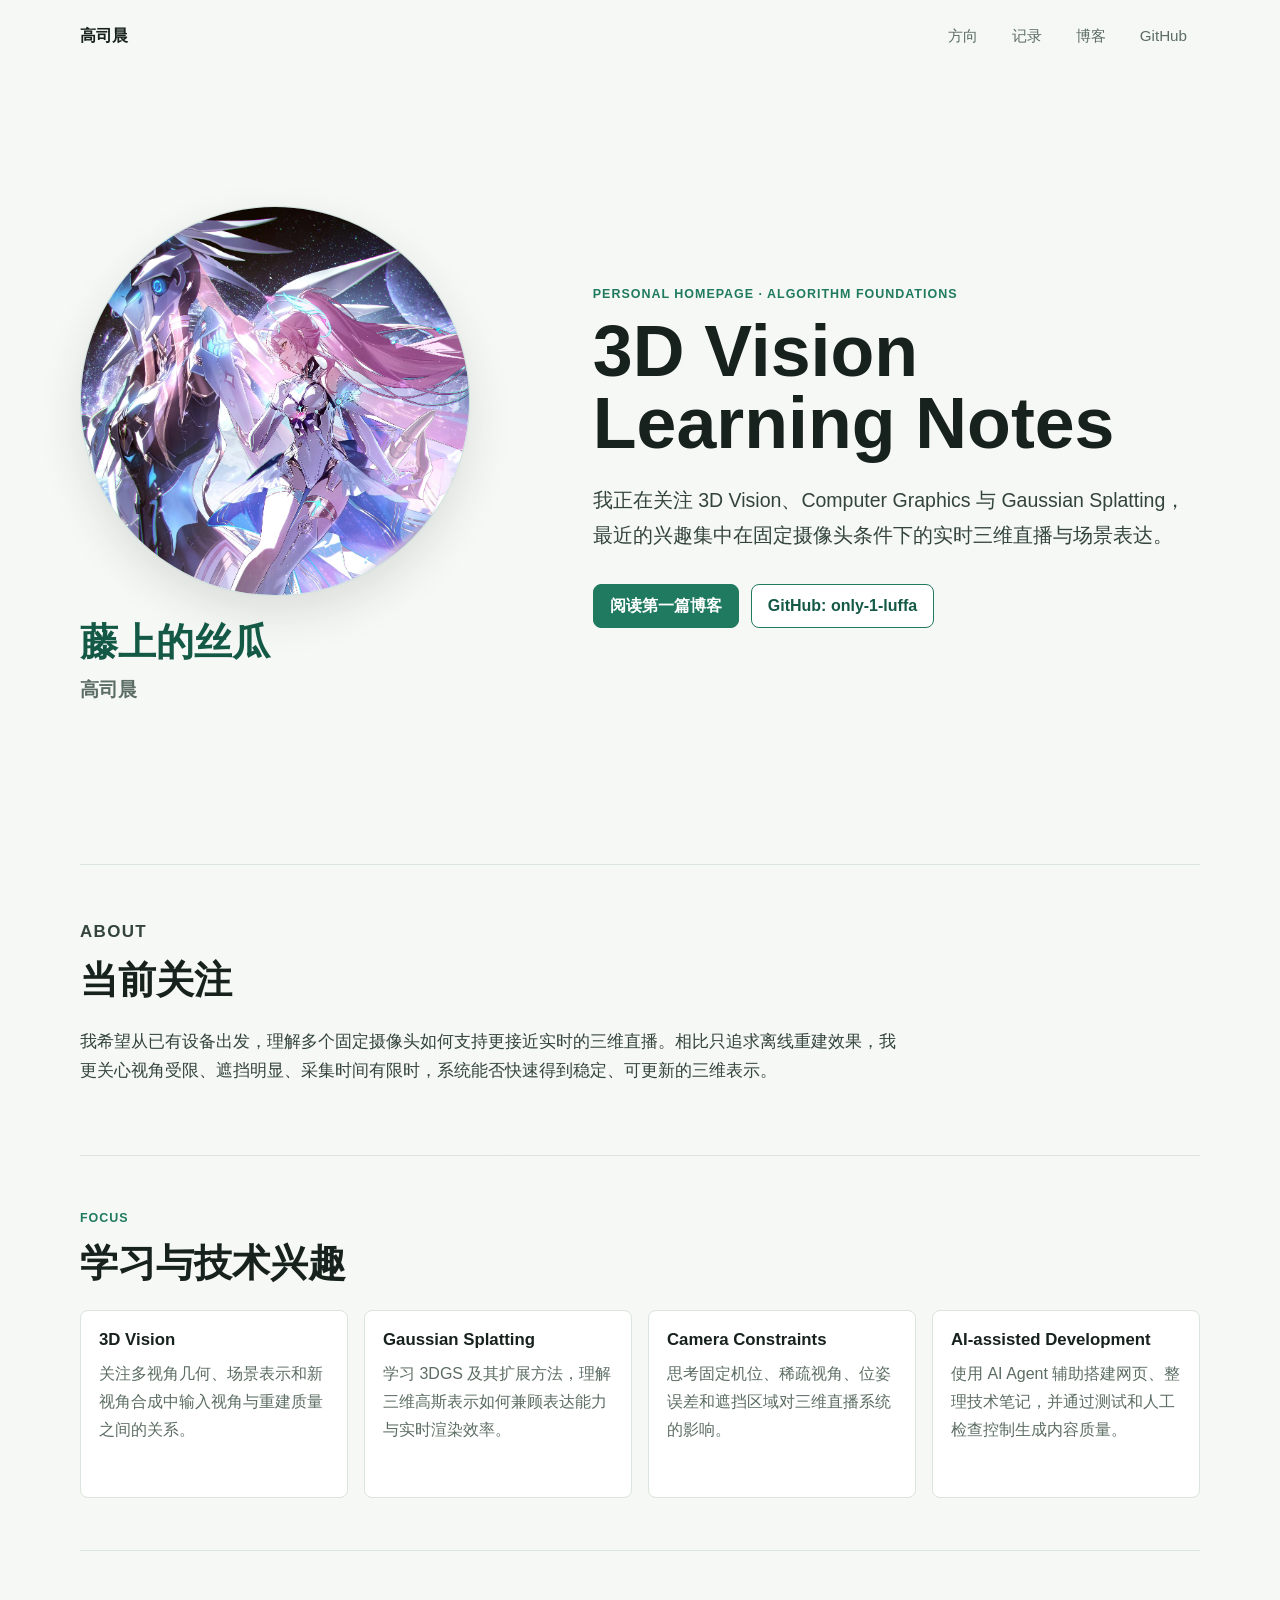
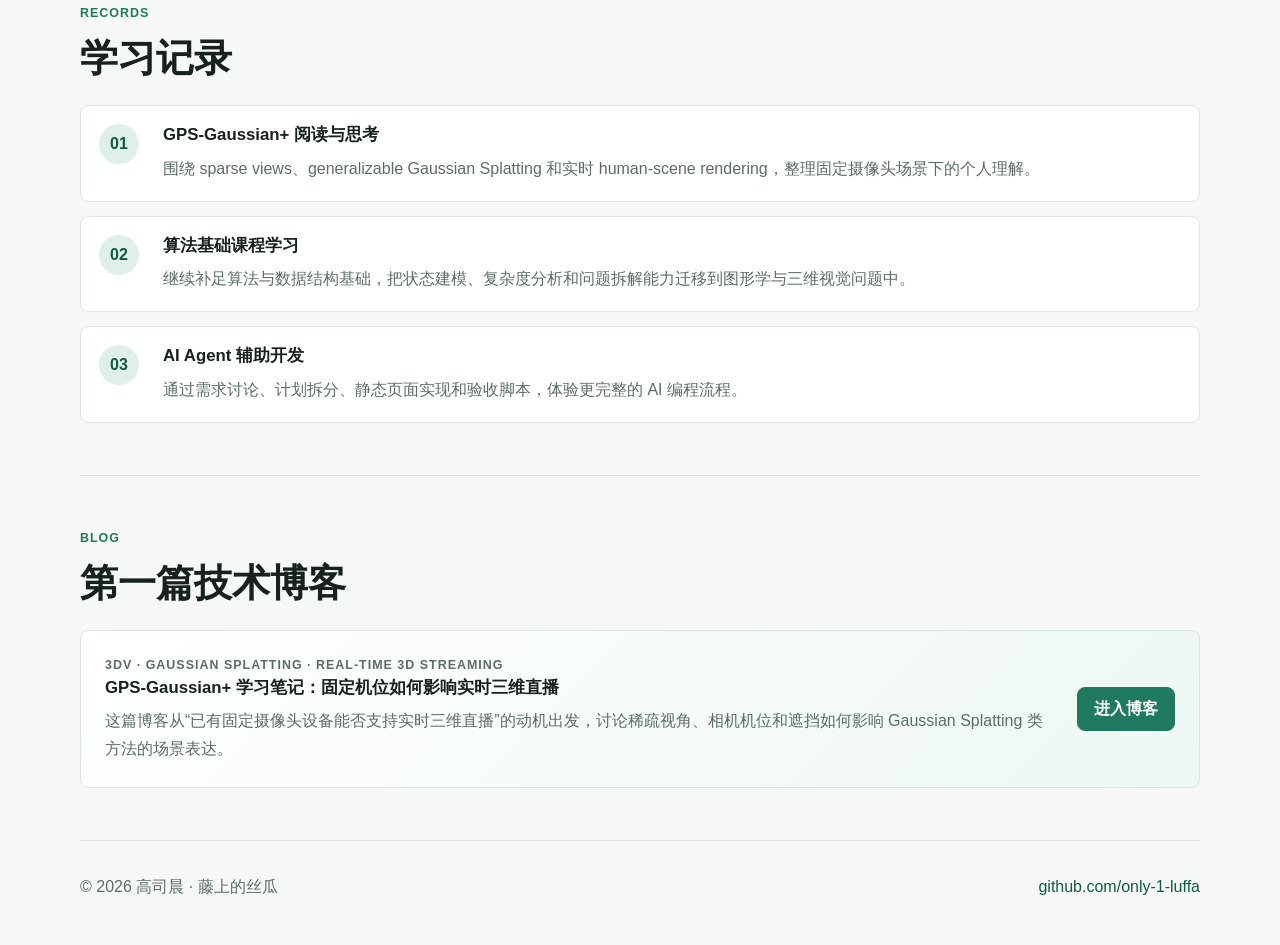
<file: site/index.html>
<!doctype html>
<html lang="zh-CN">
  <head>
    <meta charset="utf-8">
    <meta name="viewport" content="width=device-width, initial-scale=1">
    <title>高司晨 | 藤上的丝瓜</title>
    <meta name="description" content="高司晨的个人主页，记录 3D Vision、Gaussian Splatting、算法学习和 AI Agent 辅助开发。">
    <link rel="stylesheet" href="styles/main.css">
  </head>
  <body>
    <header class="site-header">
      <a class="brand" href="index.html">高司晨</a>
      <nav class="nav-links" aria-label="主导航">
        <a href="#focus">方向</a>
        <a href="#notes">记录</a>
        <a href="blog/gps-gaussian-plus-camera-views.html">博客</a>
        <a href="https://github.com/only-1-luffa" target="_blank" rel="noreferrer">GitHub</a>
      </nav>
    </header>

    <main>
      <section class="hero">
        <div class="profile-card">
          <img class="profile-avatar" src="assets/images/avatar.png" alt="藤上的丝瓜的主页头像">
          <p class="profile-nickname">藤上的丝瓜</p>
          <p class="profile-name">高司晨</p>
        </div>
        <div class="hero-copy">
          <p class="eyebrow">Personal Homepage · Algorithm Foundations</p>
          <h1>3D Vision<br>Learning Notes</h1>
          <p class="lead">
            我正在关注 3D Vision、Computer Graphics 与 Gaussian Splatting，最近的兴趣集中在固定摄像头条件下的实时三维直播与场景表达。
          </p>
          <div class="hero-actions" aria-label="主要链接">
            <a class="button primary" href="blog/gps-gaussian-plus-camera-views.html">阅读第一篇博客</a>
            <a class="button secondary" href="https://github.com/only-1-luffa" target="_blank" rel="noreferrer">GitHub: only-1-luffa</a>
          </div>
        </div>
      </section>

      <section class="section about" aria-labelledby="about-title">
        <div class="section-heading">
          <p class="eyebrow">About</p>
          <h2 id="about-title">当前关注</h2>
        </div>
        <p>
          我希望从已有设备出发，理解多个固定摄像头如何支持更接近实时的三维直播。相比只追求离线重建效果，我更关心视角受限、遮挡明显、采集时间有限时，系统能否快速得到稳定、可更新的三维表示。
        </p>
      </section>

      <section class="section" id="focus" aria-labelledby="focus-title">
        <div class="section-heading">
          <p class="eyebrow">Focus</p>
          <h2 id="focus-title">学习与技术兴趣</h2>
        </div>
        <div class="grid cards">
          <article class="card">
            <h3>3D Vision</h3>
            <p>关注多视角几何、场景表示和新视角合成中输入视角与重建质量之间的关系。</p>
          </article>
          <article class="card">
            <h3>Gaussian Splatting</h3>
            <p>学习 3DGS 及其扩展方法，理解三维高斯表示如何兼顾表达能力与实时渲染效率。</p>
          </article>
          <article class="card">
            <h3>Camera Constraints</h3>
            <p>思考固定机位、稀疏视角、位姿误差和遮挡区域对三维直播系统的影响。</p>
          </article>
          <article class="card">
            <h3>AI-assisted Development</h3>
            <p>使用 AI Agent 辅助搭建网页、整理技术笔记，并通过测试和人工检查控制生成内容质量。</p>
          </article>
        </div>
      </section>

      <section class="section" id="notes" aria-labelledby="notes-title">
        <div class="section-heading">
          <p class="eyebrow">Records</p>
          <h2 id="notes-title">学习记录</h2>
        </div>
        <div class="timeline">
          <article class="timeline-item">
            <span>01</span>
            <div>
              <h3>GPS-Gaussian+ 阅读与思考</h3>
              <p>围绕 sparse views、generalizable Gaussian Splatting 和实时 human-scene rendering，整理固定摄像头场景下的个人理解。</p>
            </div>
          </article>
          <article class="timeline-item">
            <span>02</span>
            <div>
              <h3>算法基础课程学习</h3>
              <p>继续补足算法与数据结构基础，把状态建模、复杂度分析和问题拆解能力迁移到图形学与三维视觉问题中。</p>
            </div>
          </article>
          <article class="timeline-item">
            <span>03</span>
            <div>
              <h3>AI Agent 辅助开发</h3>
              <p>通过需求讨论、计划拆分、静态页面实现和验收脚本，体验更完整的 AI 编程流程。</p>
            </div>
          </article>
        </div>
      </section>

      <section class="section blog-entry" aria-labelledby="blog-title">
        <div class="section-heading">
          <p class="eyebrow">Blog</p>
          <h2 id="blog-title">第一篇技术博客</h2>
        </div>
        <article class="featured-post">
          <div>
            <p class="post-tag">3DV · Gaussian Splatting · Real-time 3D Streaming</p>
            <h3>GPS-Gaussian+ 学习笔记：固定机位如何影响实时三维直播</h3>
            <p>
              这篇博客从“已有固定摄像头设备能否支持实时三维直播”的动机出发，讨论稀疏视角、相机机位和遮挡如何影响 Gaussian Splatting 类方法的场景表达。
            </p>
          </div>
          <a class="button primary" href="blog/gps-gaussian-plus-camera-views.html">进入博客</a>
        </article>
      </section>
    </main>

    <footer class="site-footer">
      <p>© 2026 高司晨 · 藤上的丝瓜</p>
      <a href="https://github.com/only-1-luffa" target="_blank" rel="noreferrer">github.com/only-1-luffa</a>
    </footer>
  </body>
</html>
</file>
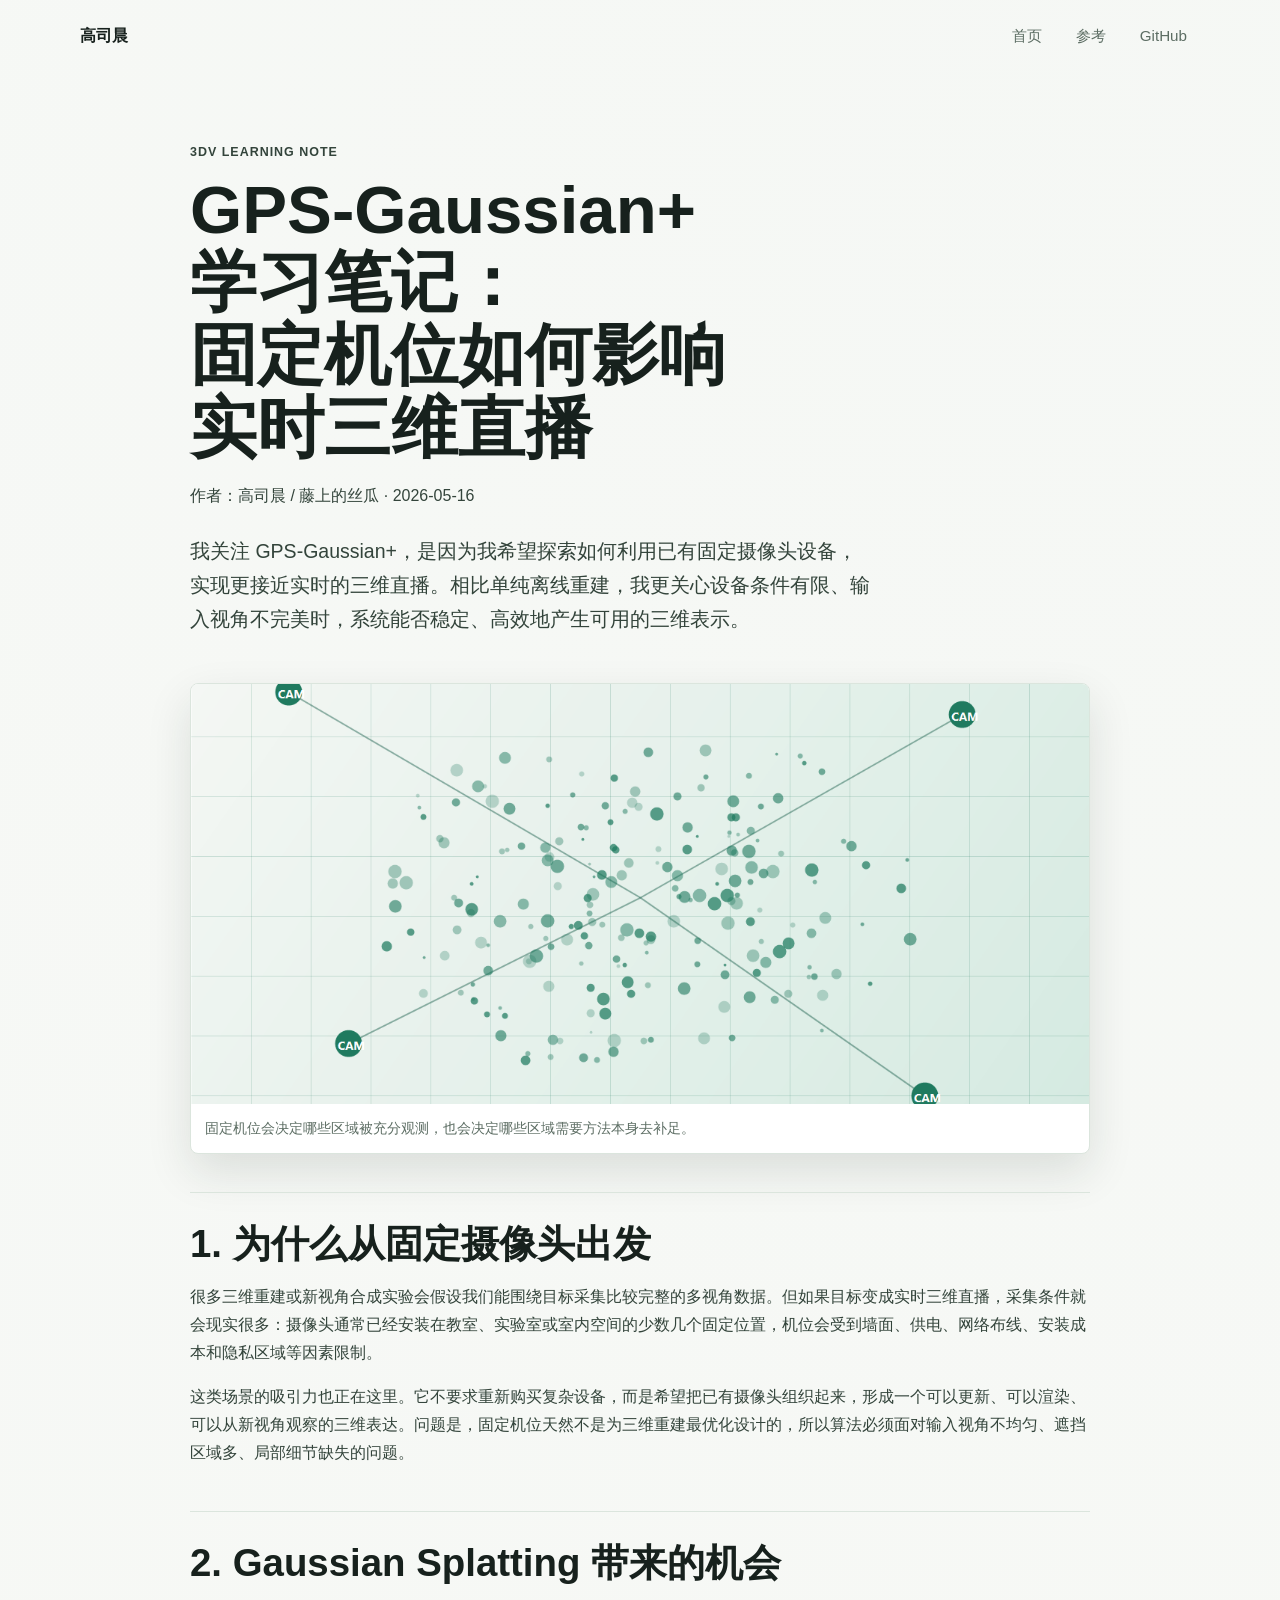
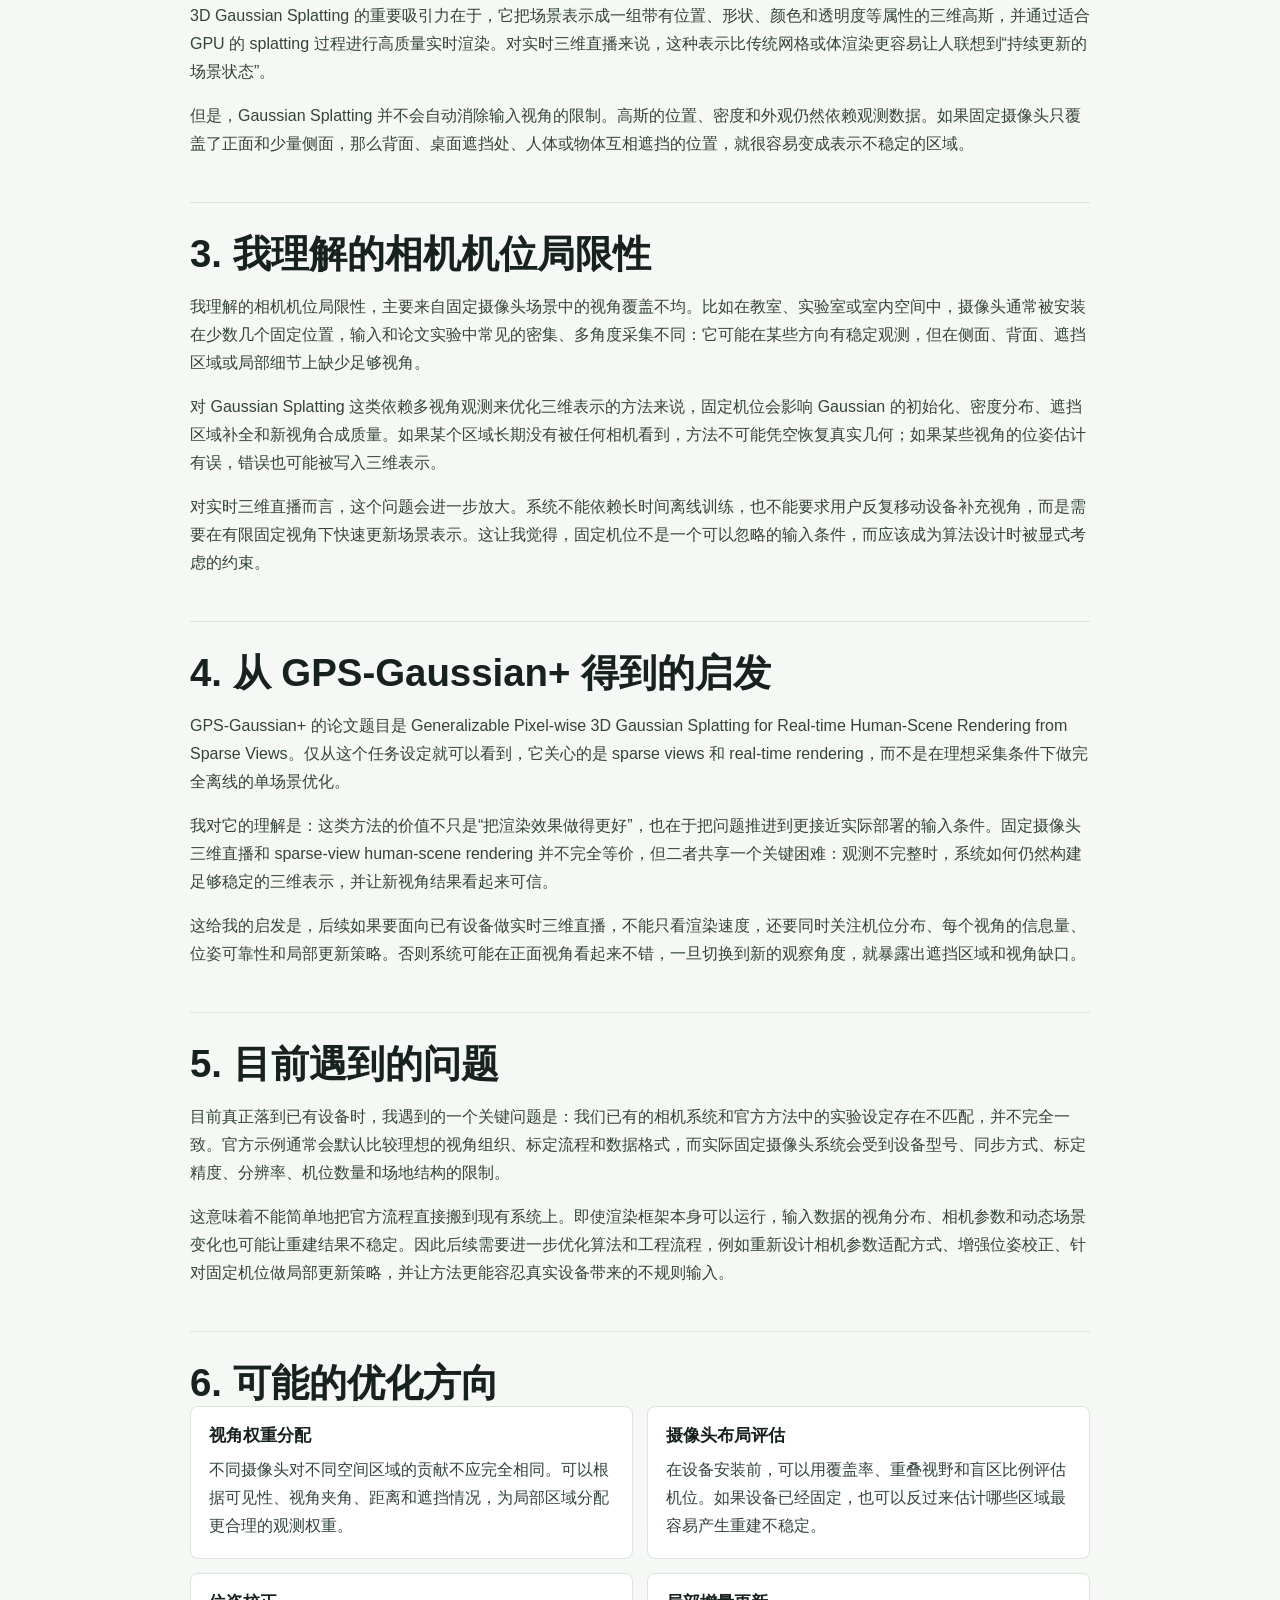
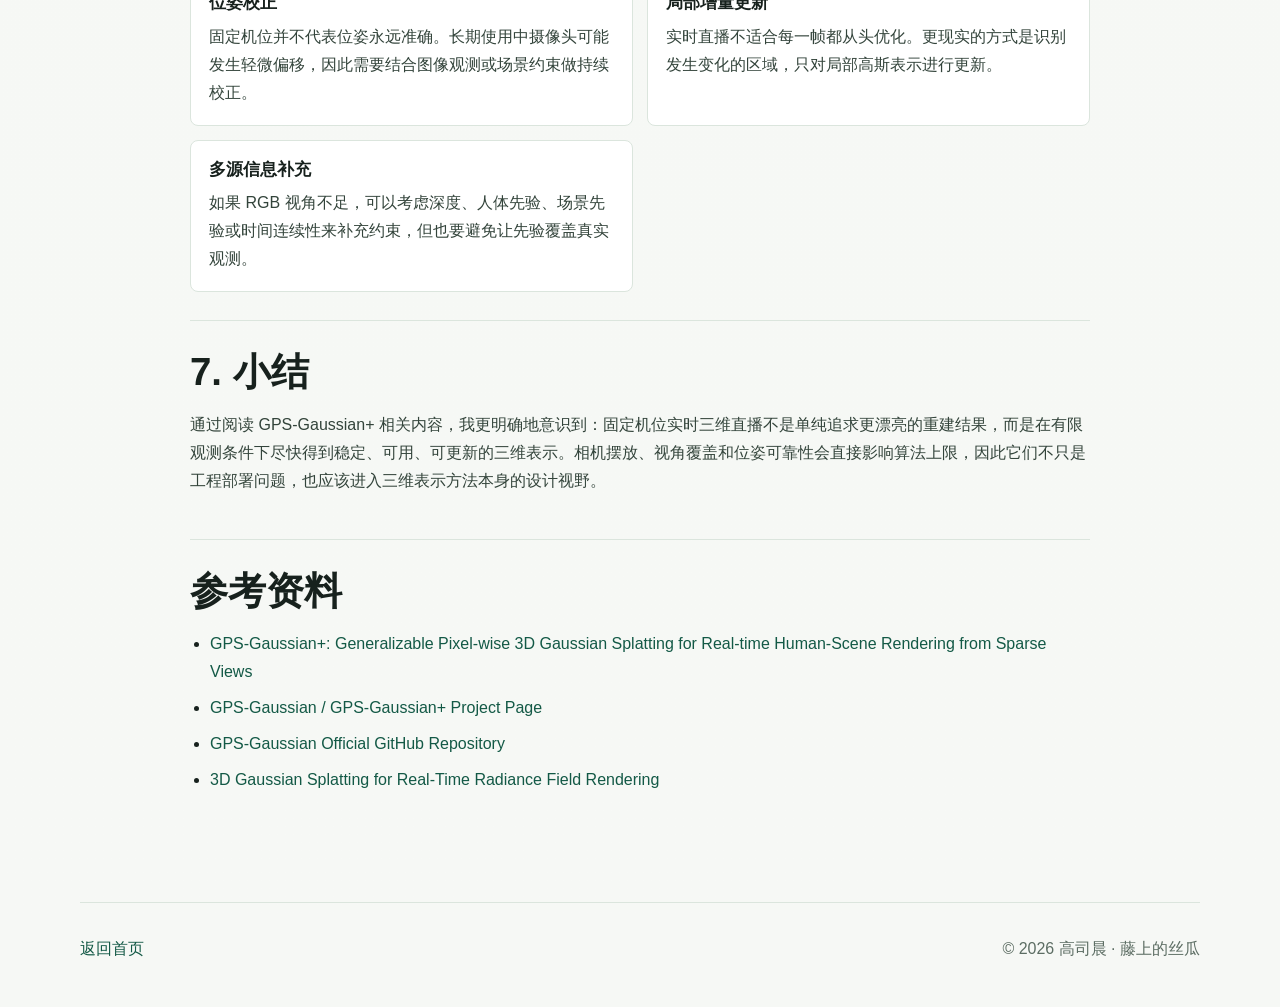
<file: site/blog/gps-gaussian-plus-camera-views.html>
<!doctype html>
<html lang="zh-CN">
  <head>
    <meta charset="utf-8">
    <meta name="viewport" content="width=device-width, initial-scale=1">
    <title>GPS-Gaussian+ 学习笔记：固定机位如何影响实时三维直播</title>
    <meta name="description" content="从 GPS-Gaussian+ 和 Gaussian Splatting 出发，记录固定摄像头视角约束对实时三维直播的影响。">
    <link rel="stylesheet" href="../styles/main.css">
  </head>
  <body>
    <header class="site-header">
      <a class="brand" href="../index.html">高司晨</a>
      <nav class="nav-links" aria-label="博客导航">
        <a href="../index.html">首页</a>
        <a href="#references">参考</a>
        <a href="https://github.com/only-1-luffa" target="_blank" rel="noreferrer">GitHub</a>
      </nav>
    </header>

    <main class="article-shell">
      <article class="article">
        <header class="article-header">
          <p class="eyebrow">3DV Learning Note</p>
          <h1>GPS-Gaussian+<br>学习笔记：<br>固定机位如何影响<br>实时三维直播</h1>
          <p class="article-meta">作者：高司晨 / 藤上的丝瓜 · 2026-05-16</p>
          <p class="lead">
            我关注 GPS-Gaussian+，是因为我希望探索如何利用已有固定摄像头设备，实现更接近实时的三维直播。相比单纯离线重建，我更关心设备条件有限、输入视角不完美时，系统能否稳定、高效地产生可用的三维表示。
          </p>
        </header>

        <figure class="article-figure">
          <img src="../assets/images/gaussian-field.png" alt="固定摄像头与三维高斯点云的抽象示意图">
          <figcaption>固定机位会决定哪些区域被充分观测，也会决定哪些区域需要方法本身去补足。</figcaption>
        </figure>

        <section>
          <h2>1. 为什么从固定摄像头出发</h2>
          <p>
            很多三维重建或新视角合成实验会假设我们能围绕目标采集比较完整的多视角数据。但如果目标变成实时三维直播，采集条件就会现实很多：摄像头通常已经安装在教室、实验室或室内空间的少数几个固定位置，机位会受到墙面、供电、网络布线、安装成本和隐私区域等因素限制。
          </p>
          <p>
            这类场景的吸引力也正在这里。它不要求重新购买复杂设备，而是希望把已有摄像头组织起来，形成一个可以更新、可以渲染、可以从新视角观察的三维表达。问题是，固定机位天然不是为三维重建最优化设计的，所以算法必须面对输入视角不均匀、遮挡区域多、局部细节缺失的问题。
          </p>
        </section>

        <section>
          <h2>2. Gaussian Splatting 带来的机会</h2>
          <p>
            3D Gaussian Splatting 的重要吸引力在于，它把场景表示成一组带有位置、形状、颜色和透明度等属性的三维高斯，并通过适合 GPU 的 splatting 过程进行高质量实时渲染。对实时三维直播来说，这种表示比传统网格或体渲染更容易让人联想到“持续更新的场景状态”。
          </p>
          <p>
            但是，Gaussian Splatting 并不会自动消除输入视角的限制。高斯的位置、密度和外观仍然依赖观测数据。如果固定摄像头只覆盖了正面和少量侧面，那么背面、桌面遮挡处、人体或物体互相遮挡的位置，就很容易变成表示不稳定的区域。
          </p>
        </section>

        <section>
          <h2>3. 我理解的相机机位局限性</h2>
          <p>
            我理解的相机机位局限性，主要来自固定摄像头场景中的视角覆盖不均。比如在教室、实验室或室内空间中，摄像头通常被安装在少数几个固定位置，输入和论文实验中常见的密集、多角度采集不同：它可能在某些方向有稳定观测，但在侧面、背面、遮挡区域或局部细节上缺少足够视角。
          </p>
          <p>
            对 Gaussian Splatting 这类依赖多视角观测来优化三维表示的方法来说，固定机位会影响 Gaussian 的初始化、密度分布、遮挡区域补全和新视角合成质量。如果某个区域长期没有被任何相机看到，方法不可能凭空恢复真实几何；如果某些视角的位姿估计有误，错误也可能被写入三维表示。
          </p>
          <p>
            对实时三维直播而言，这个问题会进一步放大。系统不能依赖长时间离线训练，也不能要求用户反复移动设备补充视角，而是需要在有限固定视角下快速更新场景表示。这让我觉得，固定机位不是一个可以忽略的输入条件，而应该成为算法设计时被显式考虑的约束。
          </p>
        </section>

        <section>
          <h2>4. 从 GPS-Gaussian+ 得到的启发</h2>
          <p>
            GPS-Gaussian+ 的论文题目是 Generalizable Pixel-wise 3D Gaussian Splatting for Real-time Human-Scene Rendering from Sparse Views。仅从这个任务设定就可以看到，它关心的是 sparse views 和 real-time rendering，而不是在理想采集条件下做完全离线的单场景优化。
          </p>
          <p>
            我对它的理解是：这类方法的价值不只是“把渲染效果做得更好”，也在于把问题推进到更接近实际部署的输入条件。固定摄像头三维直播和 sparse-view human-scene rendering 并不完全等价，但二者共享一个关键困难：观测不完整时，系统如何仍然构建足够稳定的三维表示，并让新视角结果看起来可信。
          </p>
          <p>
            这给我的启发是，后续如果要面向已有设备做实时三维直播，不能只看渲染速度，还要同时关注机位分布、每个视角的信息量、位姿可靠性和局部更新策略。否则系统可能在正面视角看起来不错，一旦切换到新的观察角度，就暴露出遮挡区域和视角缺口。
          </p>
        </section>

        <section>
          <h2>5. 目前遇到的问题</h2>
          <p>
            目前真正落到已有设备时，我遇到的一个关键问题是：我们已有的相机系统和官方方法中的实验设定存在不匹配，并不完全一致。官方示例通常会默认比较理想的视角组织、标定流程和数据格式，而实际固定摄像头系统会受到设备型号、同步方式、标定精度、分辨率、机位数量和场地结构的限制。
          </p>
          <p>
            这意味着不能简单地把官方流程直接搬到现有系统上。即使渲染框架本身可以运行，输入数据的视角分布、相机参数和动态场景变化也可能让重建结果不稳定。因此后续需要进一步优化算法和工程流程，例如重新设计相机参数适配方式、增强位姿校正、针对固定机位做局部更新策略，并让方法更能容忍真实设备带来的不规则输入。
          </p>
        </section>

        <section>
          <h2>6. 可能的优化方向</h2>
          <div class="idea-list">
            <article>
              <h3>视角权重分配</h3>
              <p>不同摄像头对不同空间区域的贡献不应完全相同。可以根据可见性、视角夹角、距离和遮挡情况，为局部区域分配更合理的观测权重。</p>
            </article>
            <article>
              <h3>摄像头布局评估</h3>
              <p>在设备安装前，可以用覆盖率、重叠视野和盲区比例评估机位。如果设备已经固定，也可以反过来估计哪些区域最容易产生重建不稳定。</p>
            </article>
            <article>
              <h3>位姿校正</h3>
              <p>固定机位并不代表位姿永远准确。长期使用中摄像头可能发生轻微偏移，因此需要结合图像观测或场景约束做持续校正。</p>
            </article>
            <article>
              <h3>局部增量更新</h3>
              <p>实时直播不适合每一帧都从头优化。更现实的方式是识别发生变化的区域，只对局部高斯表示进行更新。</p>
            </article>
            <article>
              <h3>多源信息补充</h3>
              <p>如果 RGB 视角不足，可以考虑深度、人体先验、场景先验或时间连续性来补充约束，但也要避免让先验覆盖真实观测。</p>
            </article>
          </div>
        </section>

        <section>
          <h2>7. 小结</h2>
          <p>
            通过阅读 GPS-Gaussian+ 相关内容，我更明确地意识到：固定机位实时三维直播不是单纯追求更漂亮的重建结果，而是在有限观测条件下尽快得到稳定、可用、可更新的三维表示。相机摆放、视角覆盖和位姿可靠性会直接影响算法上限，因此它们不只是工程部署问题，也应该进入三维表示方法本身的设计视野。
          </p>
        </section>

        <section id="references" class="references">
          <h2>参考资料</h2>
          <ul>
            <li><a href="https://arxiv.org/abs/2411.11363" target="_blank" rel="noreferrer">GPS-Gaussian+: Generalizable Pixel-wise 3D Gaussian Splatting for Real-time Human-Scene Rendering from Sparse Views</a></li>
            <li><a href="https://foruck.github.io/GPS-Gaussian/" target="_blank" rel="noreferrer">GPS-Gaussian / GPS-Gaussian+ Project Page</a></li>
            <li><a href="https://github.com/aipixel/GPS-Gaussian" target="_blank" rel="noreferrer">GPS-Gaussian Official GitHub Repository</a></li>
            <li><a href="https://repo-sam.inria.fr/fungraph/3d-gaussian-splatting/" target="_blank" rel="noreferrer">3D Gaussian Splatting for Real-Time Radiance Field Rendering</a></li>
          </ul>
        </section>
      </article>
    </main>

    <footer class="site-footer">
      <p><a href="../index.html">返回首页</a></p>
      <p>© 2026 高司晨 · 藤上的丝瓜</p>
    </footer>
  </body>
</html>
</file>
<file: site/styles/main.css>
:root {
  color-scheme: light;
  --bg: #f6f8f5;
  --panel: #ffffff;
  --panel-strong: #eef5ef;
  --text: #17211d;
  --muted: #5c6d63;
  --line: #dbe5dd;
  --accent: #1f7a5f;
  --accent-dark: #135946;
  --accent-soft: #dff0e9;
  --shadow: 0 18px 45px rgba(27, 45, 36, 0.12);
  --radius: 8px;
  font-family: "Segoe UI", "Microsoft YaHei", Arial, sans-serif;
}

* {
  box-sizing: border-box;
}

html {
  scroll-behavior: smooth;
}

body {
  margin: 0;
  background:
    linear-gradient(180deg, rgba(246, 248, 245, 0.96), rgba(246, 248, 245, 1)),
    radial-gradient(circle at 80% 5%, rgba(31, 122, 95, 0.12), transparent 32%);
  color: var(--text);
  font-size: 16px;
  line-height: 1.75;
  overflow-x: hidden;
}

a {
  color: var(--accent-dark);
  text-decoration: none;
}

a:hover {
  text-decoration: underline;
}

img {
  display: block;
  max-width: 100%;
}

.site-header,
.site-footer {
  width: min(1120px, calc(100% - 40px));
  margin: 0 auto;
}

.site-header {
  min-height: 72px;
  display: flex;
  align-items: center;
  justify-content: space-between;
  gap: 24px;
}

.brand {
  color: var(--text);
  font-weight: 700;
  letter-spacing: 0;
}

.nav-links {
  display: flex;
  align-items: center;
  justify-content: flex-end;
  gap: 8px;
  flex-wrap: wrap;
}

.nav-links a {
  min-height: 36px;
  display: inline-flex;
  align-items: center;
  padding: 4px 12px;
  border: 1px solid transparent;
  border-radius: var(--radius);
  color: var(--muted);
  font-size: 0.95rem;
}

.nav-links a:hover {
  border-color: var(--line);
  color: var(--text);
  text-decoration: none;
  background: rgba(255, 255, 255, 0.7);
}

main {
  width: min(1120px, calc(100% - 40px));
  margin: 0 auto;
}

.hero {
  min-height: calc(100vh - 108px);
  display: grid;
  grid-template-columns: minmax(320px, 0.85fr) minmax(0, 1.15fr);
  align-items: center;
  gap: 64px;
  padding: 28px 0 52px;
}

.profile-card,
.hero-copy,
.hero-visual,
.article,
.article-figure {
  min-width: 0;
}

.profile-card {
  display: flex;
  flex-direction: column;
  align-items: flex-start;
}

.profile-avatar {
  width: min(100%, 390px);
  aspect-ratio: 1;
  object-fit: cover;
  object-position: center;
  border: 1px solid rgba(31, 122, 95, 0.22);
  border-radius: 50%;
  background: var(--panel);
  box-shadow: var(--shadow);
}

.profile-nickname {
  margin: 24px 0 0;
  color: var(--accent-dark);
  font-size: clamp(1.65rem, 3vw, 2.35rem);
  font-weight: 800;
  line-height: 1.2;
}

.profile-name {
  margin: 8px 0 0;
  color: var(--muted);
  font-size: clamp(1rem, 1.8vw, 1.2rem);
  font-weight: 700;
}

.eyebrow,
.post-tag {
  margin: 0 0 10px;
  color: var(--accent);
  font-size: 0.78rem;
  font-weight: 700;
  letter-spacing: 0.08em;
  text-transform: uppercase;
}

h1,
h2,
h3,
p {
  overflow-wrap: anywhere;
}

h1 {
  margin: 0;
  font-size: clamp(3rem, 8vw, 5.8rem);
  line-height: 1;
  letter-spacing: 0;
}

.hero-copy h1 {
  max-width: 720px;
  font-size: clamp(2.7rem, 5.6vw, 4.7rem);
}

.nickname {
  margin: 14px 0 0;
  color: var(--accent-dark);
  font-size: clamp(1.4rem, 3vw, 2rem);
  font-weight: 700;
}

.lead {
  max-width: 680px;
  margin: 24px 0 0;
  color: #33443b;
  font-size: clamp(1.05rem, 2vw, 1.22rem);
}

.hero-actions {
  display: flex;
  flex-wrap: wrap;
  gap: 12px;
  margin-top: 32px;
}

.button {
  min-height: 44px;
  display: inline-flex;
  align-items: center;
  justify-content: center;
  padding: 10px 16px;
  border-radius: var(--radius);
  border: 1px solid var(--accent);
  font-weight: 700;
  line-height: 1.2;
  text-align: center;
}

.button:hover {
  text-decoration: none;
}

.button.primary {
  background: var(--accent);
  color: white;
}

.button.primary:hover {
  background: var(--accent-dark);
}

.button.secondary {
  background: white;
  color: var(--accent-dark);
}

.hero-visual,
.article-figure {
  margin: 0;
  border: 1px solid var(--line);
  border-radius: var(--radius);
  background: var(--panel);
  box-shadow: var(--shadow);
  overflow: hidden;
}

.hero-visual img {
  width: 100%;
  aspect-ratio: 4 / 3;
  object-fit: cover;
}

figcaption {
  padding: 12px 14px;
  color: var(--muted);
  font-size: 0.9rem;
}

.section {
  padding: 52px 0;
  border-top: 1px solid var(--line);
}

.section-heading {
  max-width: 760px;
  margin-bottom: 24px;
}

h2 {
  margin: 0;
  font-size: clamp(1.7rem, 3vw, 2.5rem);
  line-height: 1.2;
  letter-spacing: 0;
}

h3 {
  margin: 0 0 8px;
  font-size: 1.05rem;
  line-height: 1.35;
}

.about p,
.section > p {
  max-width: 830px;
  color: #33443b;
  font-size: 1.06rem;
}

.grid {
  display: grid;
  gap: 16px;
}

.cards {
  grid-template-columns: repeat(4, minmax(0, 1fr));
}

.card,
.featured-post,
.timeline-item,
.idea-list article {
  border: 1px solid var(--line);
  border-radius: var(--radius);
  background: var(--panel);
}

.card {
  min-height: 188px;
  padding: 18px;
}

.card p,
.timeline-item p,
.featured-post p,
.idea-list p {
  margin: 0;
  color: var(--muted);
}

.timeline {
  display: grid;
  gap: 14px;
}

.timeline-item {
  display: grid;
  grid-template-columns: 48px minmax(0, 1fr);
  gap: 16px;
  padding: 18px;
}

.timeline-item span {
  width: 40px;
  height: 40px;
  display: inline-flex;
  align-items: center;
  justify-content: center;
  border-radius: 50%;
  background: var(--accent-soft);
  color: var(--accent-dark);
  font-weight: 800;
}

.featured-post {
  display: grid;
  grid-template-columns: minmax(0, 1fr) auto;
  align-items: center;
  gap: 24px;
  padding: 24px;
  background: linear-gradient(135deg, #ffffff, #edf7f2);
}

.site-footer {
  display: flex;
  justify-content: space-between;
  gap: 16px;
  padding: 32px 0 44px;
  border-top: 1px solid var(--line);
  color: var(--muted);
}

.site-footer p {
  margin: 0;
}

.article-shell {
  max-width: 900px;
}

.article {
  padding: 28px 0 64px;
}

.article-header {
  padding: 42px 0 28px;
}

.article-header h1 {
  max-width: 920px;
  font-size: clamp(2.3rem, 6vw, 4.2rem);
  line-height: 1.08;
}

.article-meta {
  margin: 18px 0 0;
  color: var(--muted);
}

.article-figure {
  margin: 18px 0 38px;
}

.article-figure img {
  width: 100%;
  max-height: 420px;
  object-fit: cover;
}

.article section {
  padding: 28px 0;
  border-top: 1px solid var(--line);
}

.article p {
  color: #33443b;
}

.idea-list {
  display: grid;
  grid-template-columns: repeat(2, minmax(0, 1fr));
  gap: 14px;
}

.idea-list article {
  padding: 18px;
}

.references ul {
  padding-left: 20px;
}

.references li + li {
  margin-top: 8px;
}

@media (max-width: 1200px) {
  .site-header,
  .site-footer,
  main {
    width: 100%;
    max-width: 390px;
    margin-left: 0;
    margin-right: 0;
    padding-left: 14px;
    padding-right: 14px;
  }

  .hero {
    min-height: auto;
    grid-template-columns: 1fr;
    gap: 32px;
    padding-top: 38px;
  }

  .profile-card {
    align-items: flex-start;
  }

  .profile-avatar {
    width: min(100%, 300px);
  }

  .article-header h1 {
    max-width: 100%;
    font-size: clamp(1.8rem, 8vw, 2.25rem);
    line-height: 1.15;
    overflow-wrap: anywhere;
    word-break: break-all;
    white-space: normal;
  }

  .lead {
    max-width: 340px;
    font-size: 1rem;
  }

  .article p {
    max-width: 320px;
    overflow-wrap: anywhere;
    word-break: break-all;
  }

  .cards {
    grid-template-columns: repeat(2, minmax(0, 1fr));
  }

  .featured-post {
    grid-template-columns: 1fr;
  }
}

@media (max-width: 640px) {
  html,
  body {
    max-width: 100%;
  }

  .site-header {
    min-height: 92px;
    align-items: flex-start;
    flex-direction: column;
    justify-content: center;
    gap: 8px;
  }

  .nav-links {
    justify-content: flex-start;
  }

  .nav-links a {
    padding-inline: 9px;
  }

  h1 {
    font-size: clamp(2.5rem, 13vw, 3.5rem);
  }

  .hero-copy,
  .article-header,
  .article section,
  .article p,
  .about p,
  .section > p {
    max-width: 100%;
  }

  .cards,
  .idea-list {
    grid-template-columns: 1fr;
  }

  .section {
    padding: 38px 0;
  }

  .timeline-item {
    grid-template-columns: 1fr;
  }

  .site-footer {
    flex-direction: column;
  }
}
</file>
